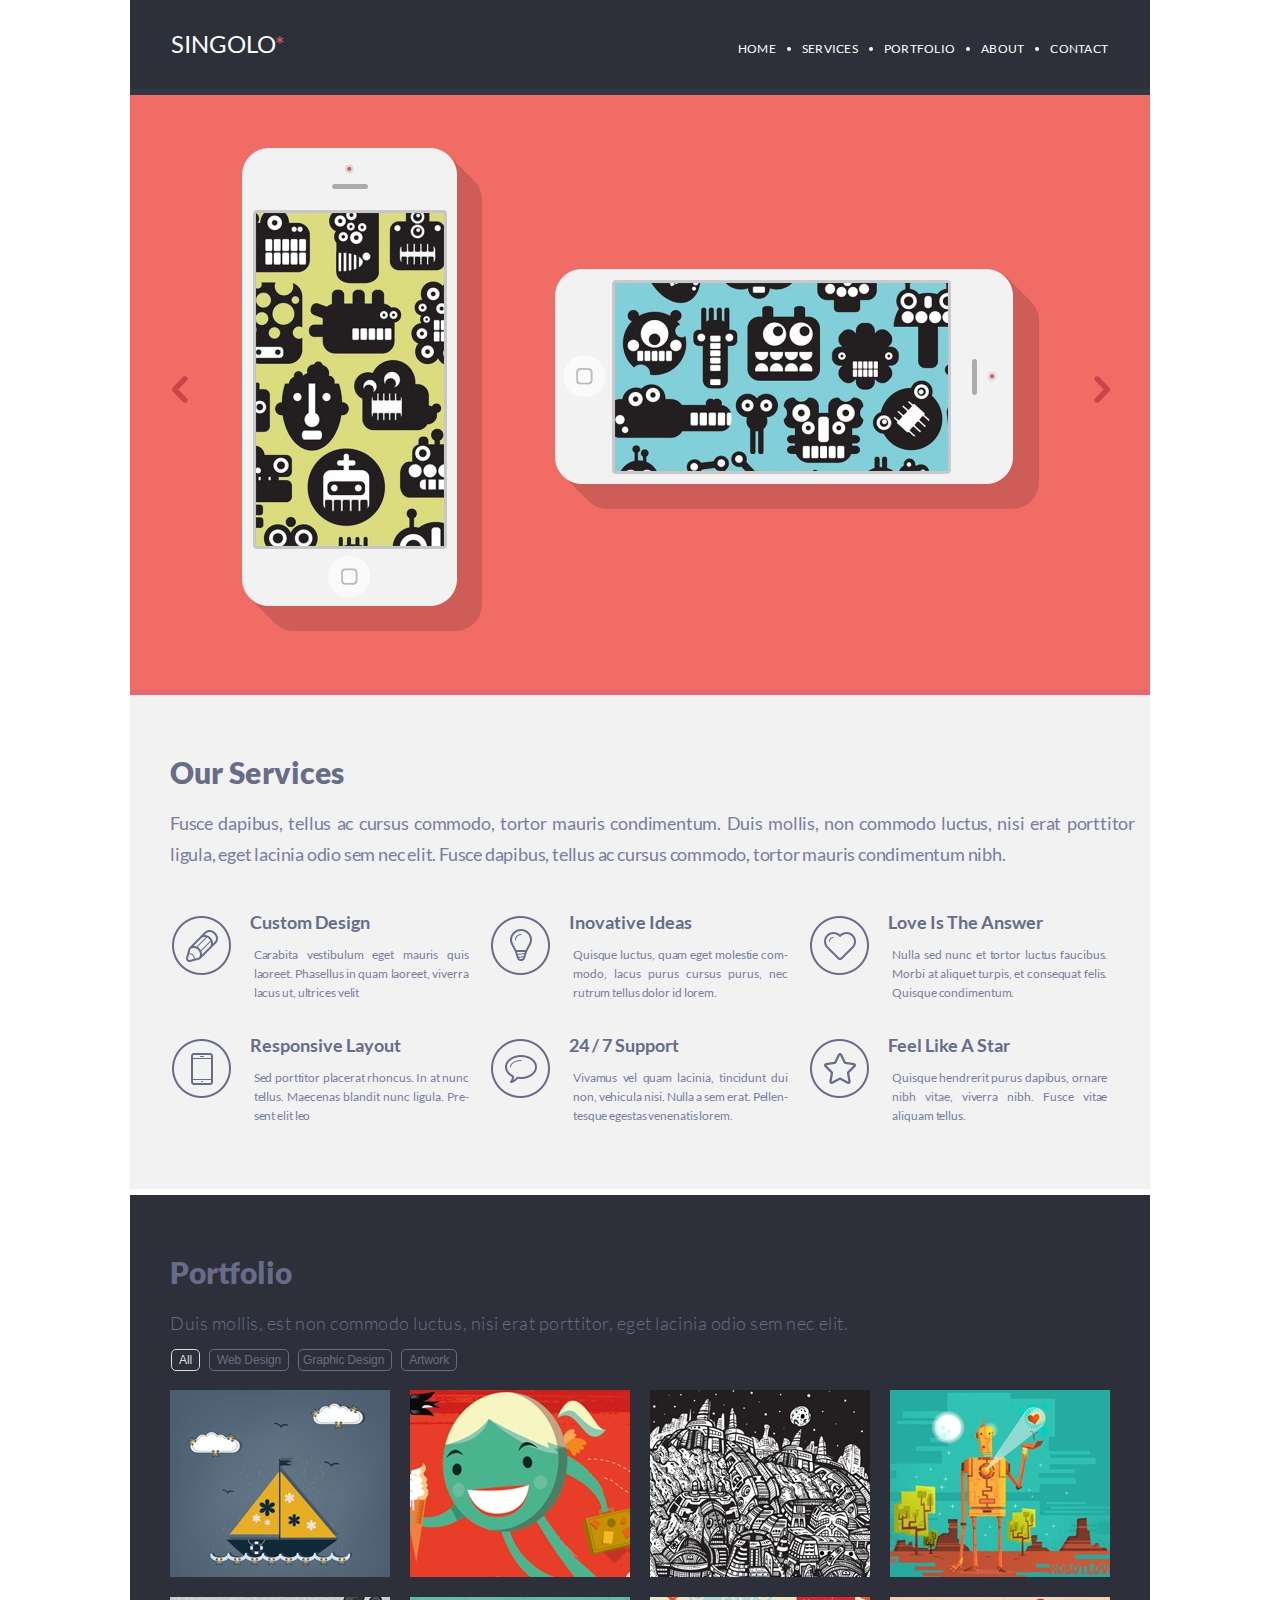
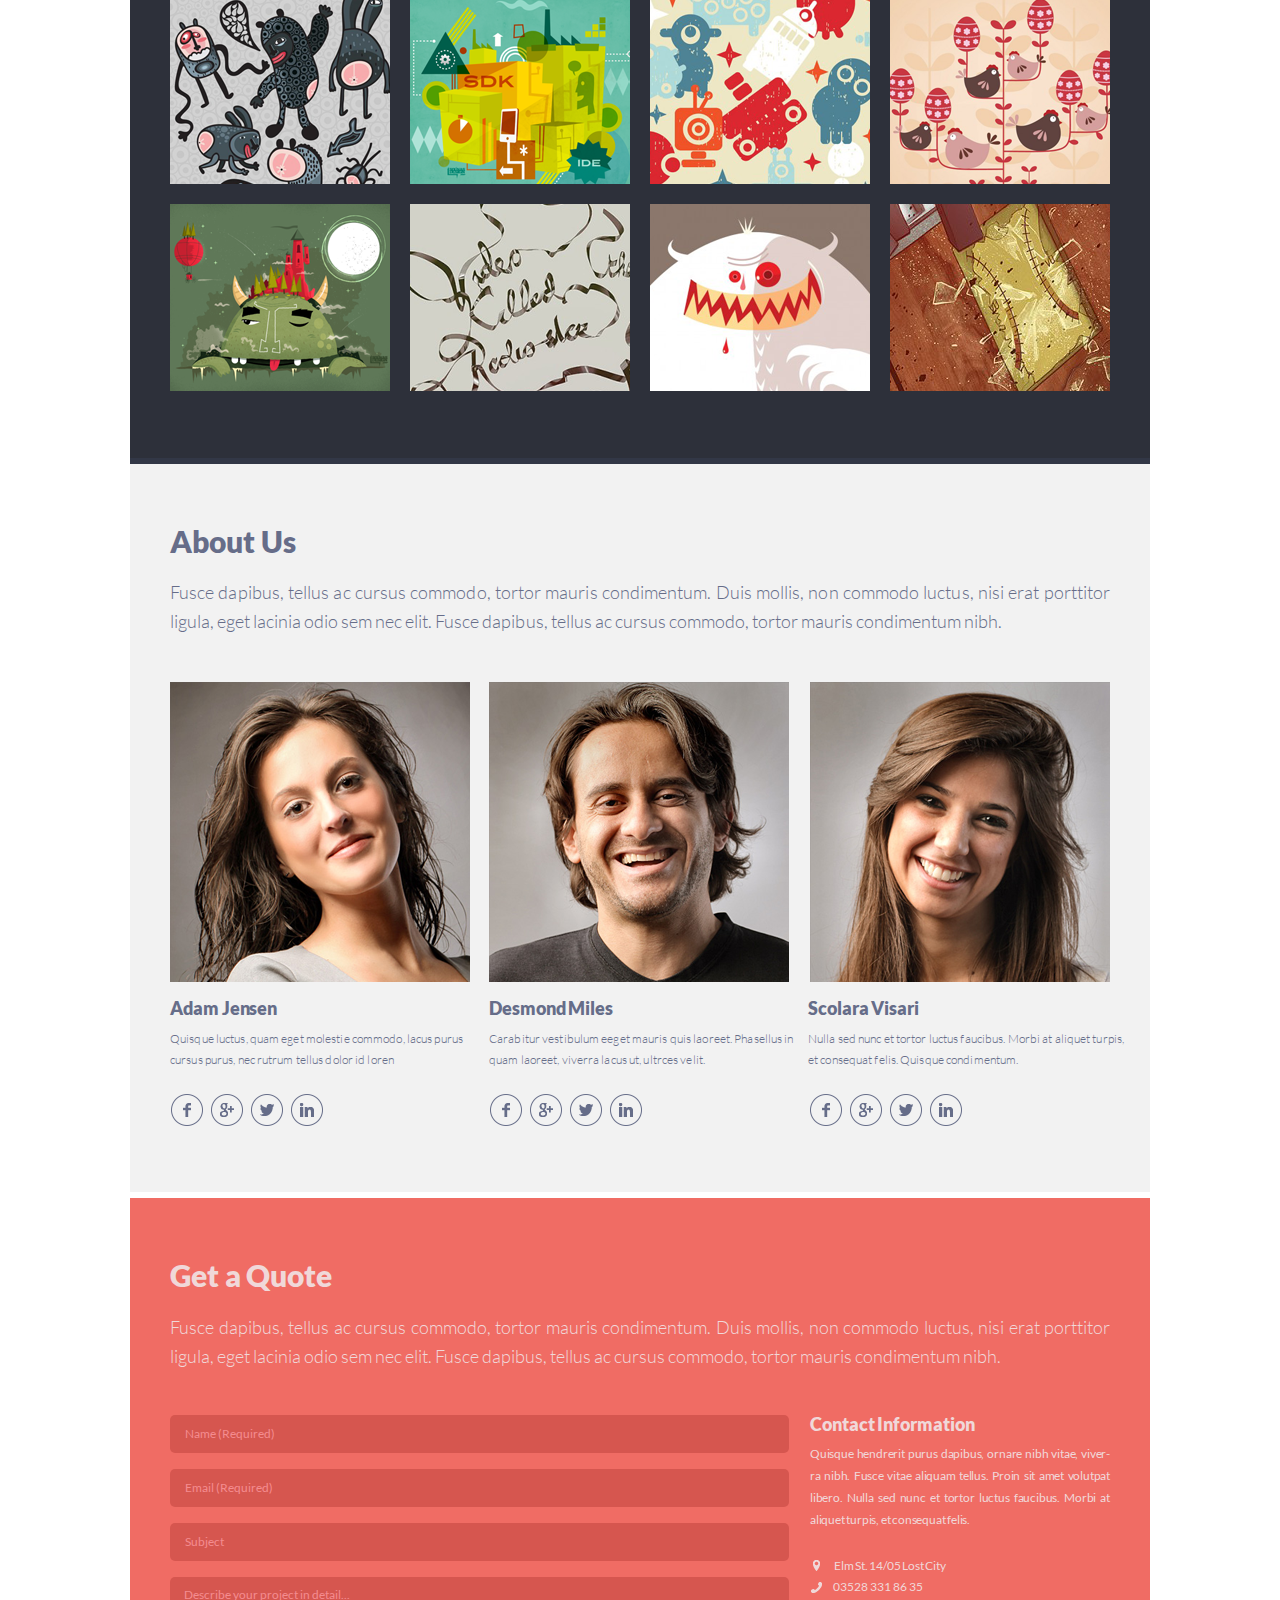
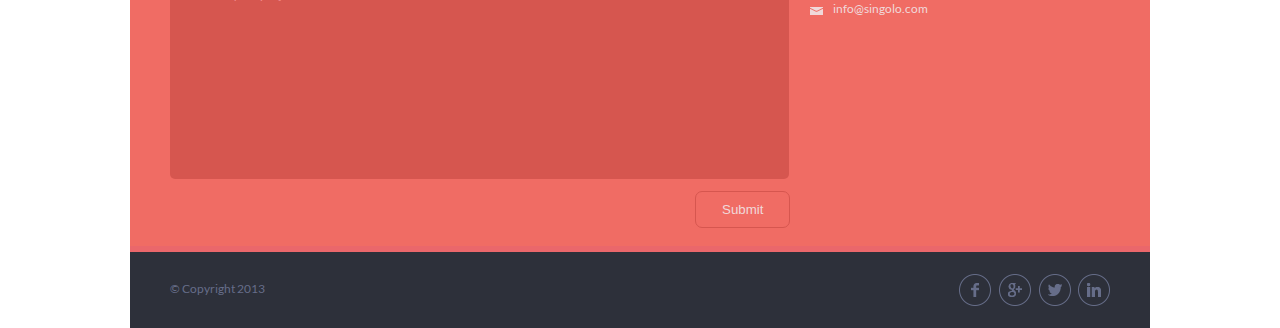
<file: index.html>
<!DOCTYPE html>
<html lang="en">
 <head>
    <meta charset="UTF-8">
    <meta name="viewport" content="width=device-width, initial-scale=1.0">
    <meta http-equiv="X-UA-Compatible" content="ie=edge">
    <title>Singolo</title>
    <link rel="stylesheet" href="Style.css">
 </head>

 <body>
    <header>
      <div class="container">
          <a href="#" class="logo"><h1>Singolo<span class="logo-star">*</span></h1></a>
          <nav class="header__navigation">
              <ul class="navigation">
                 <li><a class=navigation-link href="#">Home</a></li>
                 <li><a class=navigation-link href="#">Services</a></li>
                 <li><a class=navigation-link href="#">Portfolio</a></li>
                 <li><a class=navigation-link href="#">About</a></li>
                 <li><a class=navigation-link href="#">Contact</a></li>
              </ul>
          </nav>
      </div>
   </header>

   <main>
       <section class="slider">
           <div class="container">
               <div class="slider__arrow">
                  <img class="slider__arrow-left" src="assets/img/arrow left.png" alt="Arrow">
                  <img class="slider__arrow-right" src="assets/img/arrow right.png" alt="Arrow">
              </div> 
              <div class="slider__phone">
                  <img class="slider__phone-vertical" src="assets/img/phone vertical.png" alt="Phone">
                  <img class="slider__phone-horizontal" src="assets/img/phone horizontal.png" alt="Phone">
              </div>
            </div>
        </section>

        <section class="our-services">
            <div class="container">
               <h2 class="our-services__title">Our Services</h2>
               <p class="our-services__description">Fusce dapibus, tellus ac cursus commodo, tortor mauris condimentum. Duis mollis, non commodo luctus, nisi erat porttitor ligula, eget lacinia odio sem nec elit. Fusce dapibus, tellus ac cursus commodo, tortor mauris condimentum nibh.</p>
                <div class="layout-3-column">
                   <div class="first__column">
                       <div class="services">
                            <img class="services__icon" src="assets/img/pen.png" alt="Icon Pen">
                            <div class="services__content">
                               <h3 class="services__title">Custom Design</h3>
                               <p class="services__description">Carabita vestibulum eget mauris quis laoreet. Phasellus in quam laoreet, viverra lacus ut, ultrices velit</p>
                            </div>
                       </div>
                       <div class="services">
                           <img class="services__icon" src="assets/img/phone.png" alt="Icon Phone">
                           <div class="services__content">
                               <h3 class="services__title">Responsive Layout</h3>
                               <p class="services__description">Sed porttitor placerat rhoncus. In at nunc tellus. Maecenas blandit nunc ligula. Pre-sent elit leo</p>       
                           </div>
                       </div>
                   </div>
                   <div class="second__column">
                        <div class="services">
                           <img class="services__icon" src="assets/img/lamp.png" alt="Icon Lamp">
                           <div class="services__content">
                               <h3 class="services__title">Inovative Ideas</h3>
                               <p class="services__description">Quisque luctus, quam eget molestie com-modo, lacus purus cursus purus, nec rutrum tellus dolor id lorem.</p>
                           </div>
                        </div>
                        <div class="services">
                           <img class="services__icon" src="assets/img/chat.png" alt="Icon Chat">
                           <div class="services__content">
                               <h3 class="services__title">24 / 7 Support</h3>
                               <p class="services__description">Vivamus vel quam lacinia, tincidunt dui non, vehicula nisi. Nulla a sem erat. Pellen-tesque egestas venenatis lorem.</p>
                           </div>
                        </div>
                   </div>
                   <div class="third__column">
                        <div class="services">
                           <img class="services__icon" src="assets/img/heart.png" alt="Icon Heart">
                           <div class="services__content">
                               <h3 class="services__title">Love Is The Answer</h3>
                               <p class="services__description">Nulla sed nunc et tortor luctus faucibus. Morbi at aliquet turpis, et consequat felis. Quisque condimentum.</p>
                           </div>
                        </div>
                        <div class="services">
                           <img class="services__icon" src="assets/img/star.png" alt="Icon Star">
                           <div class="services__content">
                               <h3 class="services__title">Feel Like A Star</h3>
                               <p class="services__description">Quisque hendrerit purus dapibus, ornare nibh vitae, viverra nibh. Fusce vitae aliquam tellus.</p>          
                           </div>
                        </div>
                    </div>
               </div>
           </div>
       </section>

       <section class="portfolio">
            <div class="container">
                <div class="portfolio__content">
                    <h2>Portfolio</h2>
                    <p>Duis mollis, est non commodo luctus, nisi erat porttitor, eget lacinia odio sem nec elit.</p>
                    <div class="portfolio__tags">
                       <button class="tag selected">All</button>
                       <button class="tag">Web Design</button>
                       <button class="tag">Graphic Design</button>
                       <button class="tag">Artwork</button>
                    </div>
                    <div class="portfolio__images">
                       <img class="images" src="assets/img/image-1.png" alt="Image-1">
                       <img class="images" src="assets/img/image-2.png" alt="Image-2">
                       <img class="images" src="assets/img/image-3.png" alt="Image-3">
                       <img class="images" src="assets/img/image-4.png" alt="Image-4">
                       <img class="images" src="assets/img/image-5.png" alt="Image-5">
                       <img class="images" src="assets/img/image-6.png" alt="Image-6">
                       <img class="images" src="assets/img/image-7.png" alt="Image-7">
                       <img class="images" src="assets/img/image-8.png" alt="Image-8">
                       <img class="images" src="assets/img/image-9.png" alt="Image-9">
                       <img class="images" src="assets/img/image-10.png" alt="Image-10">
                       <img class="images" src="assets/img/image-11.png" alt="Image-11">
                       <img class="images" src="assets/img/image-12.png" alt="Image-12">
                    </div>             
                </div>
            </div>
        </section>

        <section class="about-us">
            <div class="container">
                <h2>About Us</h2>
                <p>Fusce dapibus, tellus ac cursus commodo, tortor mauris condimentum. Duis mollis, non commodo luctus, nisi erat porttitor ligula, eget lacinia odio sem nec elit. Fusce dapibus, tellus ac cursus commodo, tortor mauris condimentum nibh.</p>
                <div class="layout-3-column__about-us">
                
                    <div class="about-us__employee">
                        <img class="about-us__employee-photo" src="assets/img/photo-Adam.png" alt="Adam Jensen">
                        <h3 class="employee__name">Adam Jensen</h3>
                        <p class="employee__description">Quisque luctus, quam eget molestie commodo, lacus purus cursus purus, nec rutrum tellus dolor id loren</p>
                        <div class="social-icons">
                            <a href="#"><img class="icon" src="assets/img/icon-facebook.png" alt="Facebook Icon"></a>
                            <a href="#"><img class="icon" src="assets/img/icon-google+.png" alt="Google+ Icon"></a>
                            <a href="#"><img class="icon" src="assets/img/icon-twitter.png" alt="Twitter Icon"></a>
                            <a href="#"><img class="icon" src="assets/img/icon-in.png" alt="In Icon"></a>
                        </div>
                    </div>
                    <div class="about-us__employee">
                        <img class="about-us__employee-photo" src="assets/img/photo-Desmond.png" alt="Desmond Miles">
                        <h3 class="employee__name">Desmond Miles</h3>
                        <p class="employee__description">Carabitur vestibulum eeget mauris quis laoreet. Phasellus in quam laoreet, viverra lacus ut, ultrces velit.</p>
                        <div class="social-icons">
                            <a href="#"><img class="icon" src="assets/img/icon-facebook.png" alt="Facebook Icon"></a>
                            <a href="#"><img class="icon" src="assets/img/icon-google+.png" alt="Google+ Icon"></a>
                            <a href="#"><img class="icon" src="assets/img/icon-twitter.png" alt="Twitter Icon"></a>
                            <a href="#"><img class="icon" src="assets/img/icon-in.png" alt="In Icon"></a>
                        </div>
                    </div>
                    <div class="about-us__employee">
                        <img class="about-us__employee-photo" src="assets/img/photo-Scolara.png" alt="Scolara Visari">
                        <h3 class="employee__name">Scolara Visari</h3>
                        <p class="employee__description">Nulla sed nunc et tortor luctus faucibus. Morbi at aliquet turpis, et consequat felis. Quisque condimentum.</p>
                        <div class="social-icons">
                            <a href="#"><img class="icon" src="assets/img/icon-facebook.png" alt="Facebook Icon"></a>
                            <a href="#"><img class="icon" src="assets/img/icon-google+.png" alt="Google+ Icon"></a>
                            <a href="#"><img class="icon" src="assets/img/icon-twitter.png" alt="Twitter Icon"></a>
                            <a href="#"><img class="icon" src="assets/img/icon-in.png" alt="In Icon"></a>
                        </div>
                    </div>
                
                </div>
            </div>
        </section> 

        <section class="contact">
            <div class="container">
                <h2>Get a Quote</h2>
                <p>Fusce dapibus, tellus ac cursus commodo, tortor mauris condimentum. Duis mollis, non commodo luctus, nisi erat porttitor ligula, eget lacinia odio sem nec elit. Fusce dapibus, tellus ac cursus commodo, tortor mauris condimentum nibh.</p>
                <div class="contact-form">
                    <form method="post">
                       <input type="text" name="name" placeholder="Name (Required)" required>
                       <input type="email" name="email" placeholder="Email (Required)" required> 
                       <input type="text" name="subject" placeholder="Subject">
                       <textarea name="message" placeholder="Describe your project in detail..." cols="30" rows="13"></textarea>
                       <button type="submit" formmethod="post">Submit</button>
                    </form>
                    <div class="contact-form__information">
                       <h3>Contact Information</h3>
                       <p>Quisque hendrerit purus dapibus, ornare nibh vitae, viver-ra nibh. Fusce vitae aliquam tellus. Proin sit amet volutpat libero. Nulla sed nunc et tortor luctus faucibus. Morbi at aliquet turpis, et consequat felis. </p>
                       <p class="location">Elm St. 14/05 Lost City</p>
                       <a class="phone" href="tel:035283318635">03528 331 86 35</a>
                       <a class="email" href="mailto:info@singolo.com">info@singolo.com</a>
                    </div>
                </div>
            </div>
        </section> 
         
    </main>
  
    <footer>
        <div class="container">
           <div class="copyright">&copy; Copyright 2013</div>
           <div class="footer__social-network">
                <a href="#"><img class="social-network_icon" src="assets/img/icon-facebook.png" alt="Facebook Icon"></a>
                <a href="#"><img class="social-network_icon" src="assets/img/icon-google+.png" alt="Google+ Icon"></a>
                <a href="#"><img class="social-network_icon" src="assets/img/icon-twitter.png" alt="Twitter Icon"></a>
                <a href="#"><img class="social-network_icon" src="assets/img/icon-in.png" alt="In Icon"></a>
            </div>
        </div>
    </footer>  

</body>
</html>
</file>
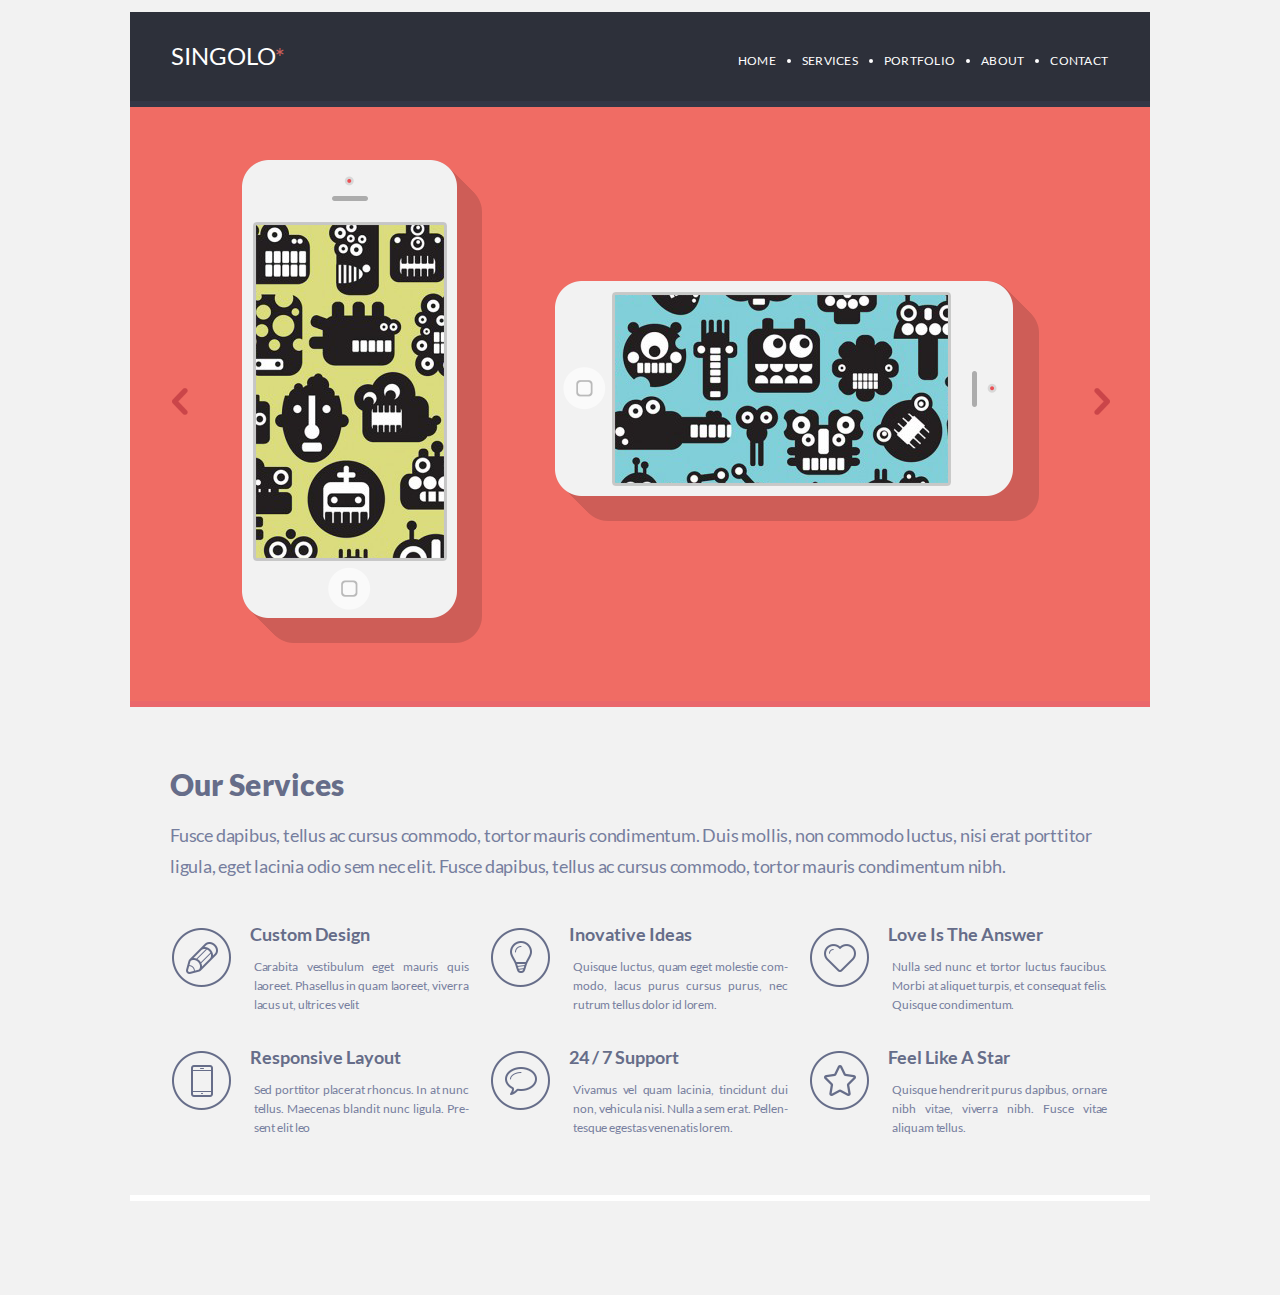
<file: Singolo1.html>
<!DOCTYPE html>
<html lang="en">
 <head>
    <meta charset="UTF-8">
    <meta name="viewport" content="width=device-width, initial-scale=1.0">
    <meta http-equiv="X-UA-Compatible" content="ie=edge">
    <title>Singolo</title>
    <link rel="stylesheet" href="Singolo1.css">
 </head>

 <body>
    <header>
      <div class="container">
       <a href="#" class="logo"><h1>Singolo<span class="logo-star">*</span></h1></a>
       <nav class="header__navigation">
             <ul class="navigation">
               <li><a class=navigation-link href="#">Home</a></li>
               <li><a class=navigation-link href="#">Services</a></li>
               <li><a class=navigation-link href="#">Portfolio</a></li>
               <li><a class=navigation-link href="#">About</a></li>
               <li><a class=navigation-link href="#">Contact</a></li>
             </ul>
       </nav>
      </div>
   </header>

   <main>
    <section class="slider">
     <div class="container">
       <div class="slider__arrow">
         <img class="slider__arrow-left" src="assets/img/arrow left.png" alt="Arrow">
         <img class="slider__arrow-right" src="assets/img/arrow right.png" alt="Arrow">
       </div> 
       <div class="slider__phone">
         <img class="slider__phone-vertical" src="assets/img/phone vertical.png" alt="Phone">
         <img class="slider__phone-horizontal" src="assets/img/phone horizontal.png" alt="Phone">
       </div>
     </div>
    </section>
   </main>

    <section class="our-services">
      <div class="container">
       <h2 class="our-services__title">Our Services</h2>
       <p class="our-services__description">Fusce dapibus, tellus ac cursus commodo, tortor mauris condimentum. Duis mollis, non commodo luctus, nisi erat porttitor ligula, eget lacinia odio sem nec elit. Fusce dapibus, tellus ac cursus commodo, tortor mauris condimentum nibh.</p>
        <div class="layout-3-column">
          <div class="first__column">
            <div class="services">
              <img class="services__icon" src="assets/img/pen.png" alt="Icon Pen">
              <div class="services__content">
                <h3 class="services__title">Custom Design</h3>
                <p class="services__description">Carabita vestibulum eget mauris quis laoreet. Phasellus in quam laoreet, viverra lacus ut, ultrices velit</p>
              </div>
            </div>
            <div class="services">
              <img class="services__icon" src="assets/img/phone.png" alt="Icon Phone">
              <div class="services__content">
                <h3 class="services__title">Responsive Layout</h3>
                <p class="services__description">Sed porttitor placerat rhoncus. In at nunc tellus. Maecenas blandit nunc ligula. Pre-sent elit leo</p>       
              </div>
            </div>
          </div>
          <div class="second__column">
            <div class="services">
              <img class="services__icon" src="assets/img/lamp.png" alt="Icon Lamp">
              <div class="services__content">
                <h3 class="services__title">Inovative Ideas</h3>
                <p class="services__description">Quisque luctus, quam eget molestie com-modo, lacus purus cursus purus, nec rutrum tellus dolor id lorem.</p>
              </div>
            </div>
            <div class="services">
              <img class="services__icon" src="assets/img/chat.png" alt="Icon Chat">
              <div class="services__content">
                <h3 class="services__title">24 / 7 Support</h3>
                <p class="services__description">Vivamus vel quam lacinia, tincidunt dui non, vehicula nisi. Nulla a sem erat. Pellen-tesque egestas venenatis lorem.</p>
              </div>
            </div>
          </div>
          <div class="third__column">
            <div class="services">
              <img class="services__icon" src="assets/img/heart.png" alt="Icon Heart">
              <div class="services__content">
                <h3 class="services__title">Love Is The Answer</h3>
                <p class="services__description">Nulla sed nunc et tortor luctus faucibus. Morbi at aliquet turpis, et consequat felis. Quisque condimentum.</p>
              </div>
            </div>
            <div class="services">
              <img class="services__icon" src="assets/img/star.png" alt="Icon Star">
              <div class="services__content">
                <h3 class="services__title">Feel Like A Star</h3>
                <p class="services__description">Quisque hendrerit purus dapibus, ornare nibh vitae, viverra nibh. Fusce vitae aliquam tellus.</p>          
              </div>
            </div>
          </div>
        </div>
      </div>
     </section>
   </body>
</html>
</file>
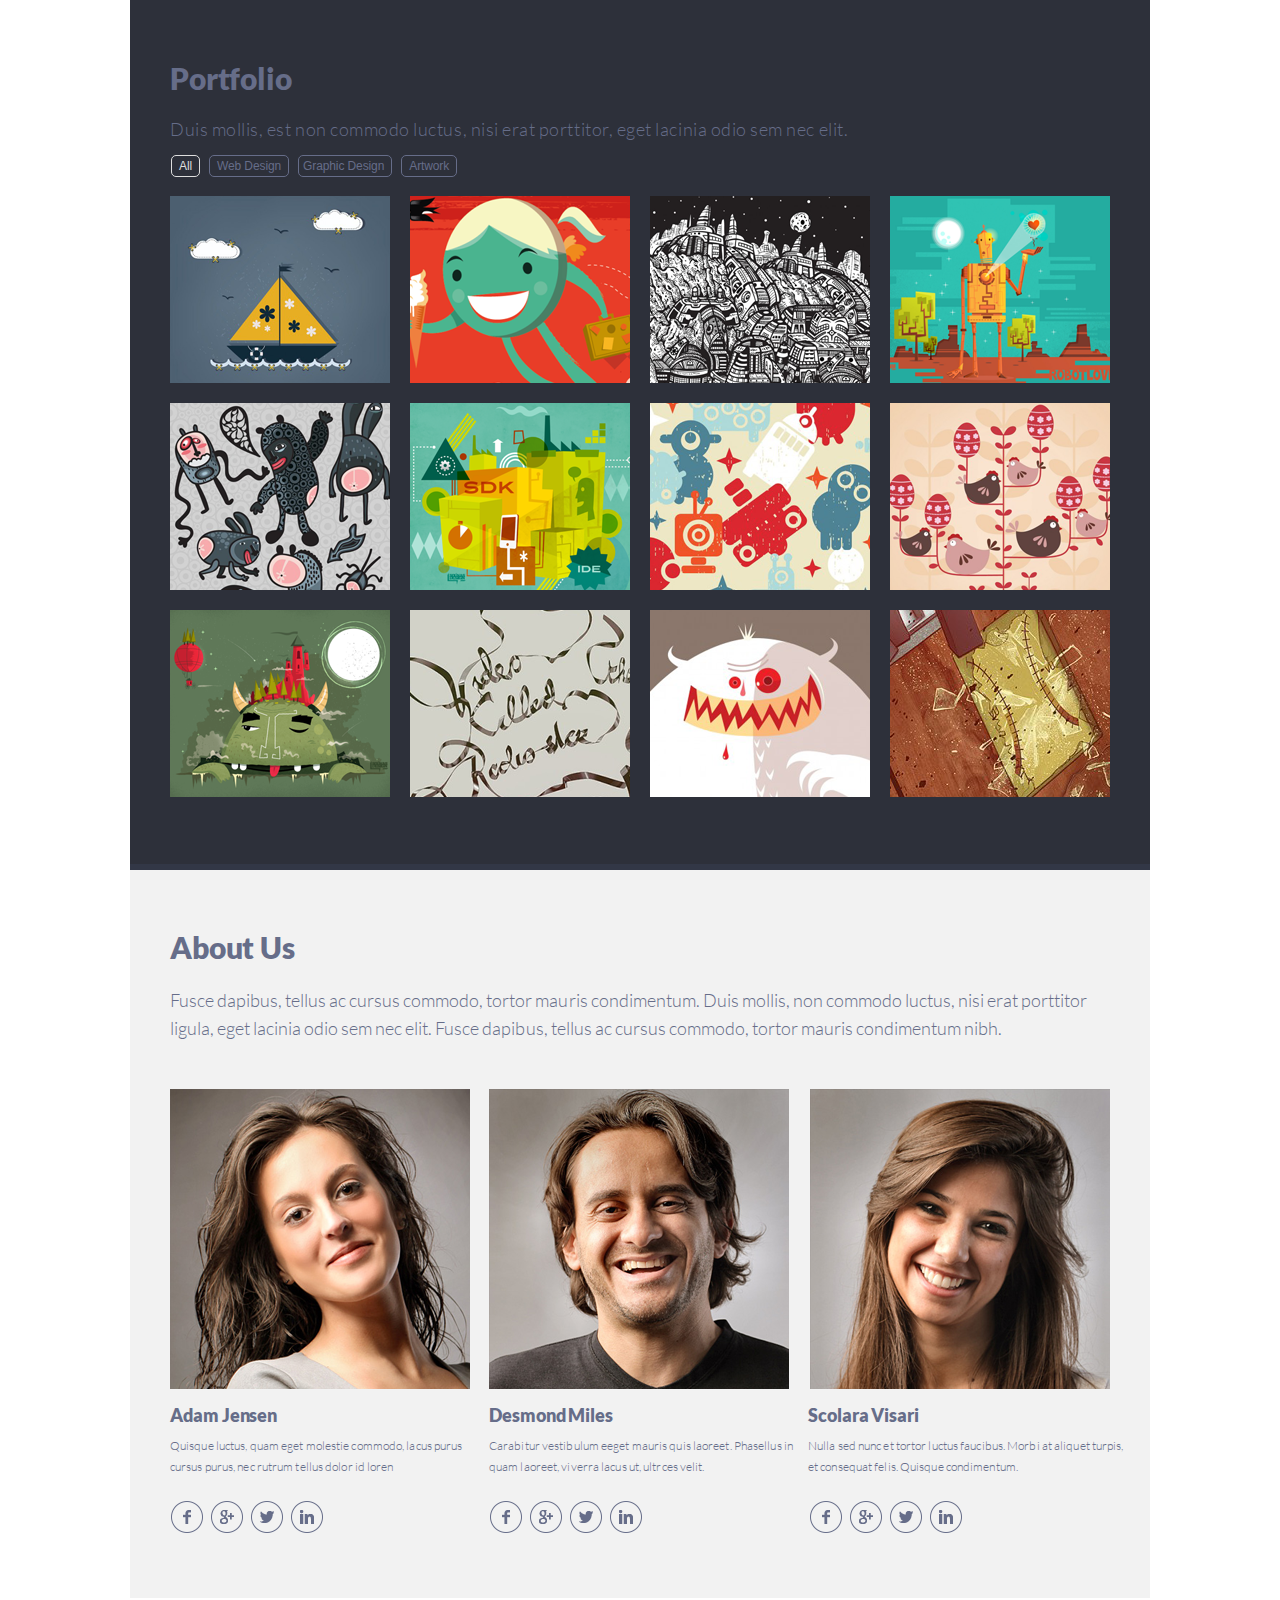
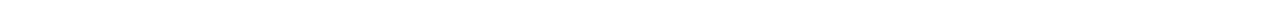
<file: Singolo2.html>
<!DOCTYPE html>
<html lang="en">
 <head>
    <meta charset="UTF-8">
    <meta name="viewport" content="width=device-width, initial-scale=1.0">
    <title>Singolo</title>
    <link rel="stylesheet" href="Singolo2.css">
 </head>

  <body>
     <section class="portfolio">
        <div class="container">
            <div class="portfolio__content">
              <h2>Portfolio</h2>
              <p>Duis mollis, est non commodo luctus, nisi erat porttitor, eget lacinia odio sem nec elit.</p>
              <div class="portfolio__tags">
                  <button class="tag selected">All</button>
                  <button class="tag">Web Design</button>
                  <button class="tag">Graphic Design</button>
                  <button class="tag">Artwork</button>
              </div>
              <div class="portfolio__images">
                    <img class="images" src="assets/img/image-1.png" alt="Image-1">
                    <img class="images" src="assets/img/image-2.png" alt="Image-2">
                    <img class="images" src="assets/img/image-3.png" alt="Image-3">
                    <img class="images" src="assets/img/image-4.png" alt="Image-4">
                    <img class="images" src="assets/img/image-5.png" alt="Image-5">
                    <img class="images" src="assets/img/image-6.png" alt="Image-6">
                    <img class="images" src="assets/img/image-7.png" alt="Image-7">
                    <img class="images" src="assets/img/image-8.png" alt="Image-8">
                    <img class="images" src="assets/img/image-9.png" alt="Image-9">
                    <img class="images" src="assets/img/image-10.png" alt="Image-10">
                    <img class="images" src="assets/img/image-11.png" alt="Image-11">
                    <img class="images" src="assets/img/image-12.png" alt="Image-12">
              </div>             
            </div>
        </div>
     </section>
     <section class="about-us">
        <div class="container">
            <h2>About Us</h2>
            <p>Fusce dapibus, tellus ac cursus commodo, tortor mauris condimentum. Duis mollis, non commodo luctus, nisi erat porttitor ligula, eget lacinia odio sem nec elit. Fusce dapibus, tellus ac cursus commodo, tortor mauris condimentum nibh.</p>
            <div class="layout-3-column">
                
                    <div class="about-us__employee">
                        <img class="about-us__employee-photo" src="assets/img/photo-Adam.png" alt="Adam Jensen">
                        <h3 class="employee__name">Adam Jensen</h3>
                        <p class="employee__description">Quisque luctus, quam eget molestie commodo, lacus purus cursus purus, nec rutrum tellus dolor id loren</p>
                        <div class="social-icons">
                            <a href="#"><img class="icon" src="assets/img/icon-facebook.png" alt="Facebook Icon"></a>
                            <a href="#"><img class="icon" src="assets/img/icon-google+.png" alt="Google+ Icon"></a>
                            <a href="#"><img class="icon" src="assets/img/icon-twitter.png" alt="Twitter Icon"></a>
                            <a href="#"><img class="icon" src="assets/img/icon-in.png" alt="In Icon"></a>
                        </div>
                    </div>
                    <div class="about-us__employee">
                        <img class="about-us__employee-photo" src="assets/img/photo-Desmond.png" alt="Desmond Miles">
                        <h3 class="employee__name">Desmond Miles</h3>
                        <p class="employee__description">Carabitur vestibulum eeget mauris quis laoreet. Phasellus in quam laoreet, viverra lacus ut, ultrces velit.</p>
                        <div class="social-icons">
                            <a href="#"><img class="icon" src="assets/img/icon-facebook.png" alt="Facebook Icon"></a>
                            <a href="#"><img class="icon" src="assets/img/icon-google+.png" alt="Google+ Icon"></a>
                            <a href="#"><img class="icon" src="assets/img/icon-twitter.png" alt="Twitter Icon"></a>
                            <a href="#"><img class="icon" src="assets/img/icon-in.png" alt="In Icon"></a>
                        </div>
                    </div>
                    <div class="about-us__employee">
                        <img class="about-us__employee-photo" src="assets/img/photo-Scolara.png" alt="Scolara Visari">
                        <h3 class="employee__name">Scolara Visari</h3>
                        <p class="employee__description">Nulla sed nunc et tortor luctus faucibus. Morbi at aliquet turpis, et consequat felis. Quisque condimentum.</p>
                        <div class="social-icons">
                            <a href="#"><img class="icon" src="assets/img/icon-facebook.png" alt="Facebook Icon"></a>
                            <a href="#"><img class="icon" src="assets/img/icon-google+.png" alt="Google+ Icon"></a>
                            <a href="#"><img class="icon" src="assets/img/icon-twitter.png" alt="Twitter Icon"></a>
                            <a href="#"><img class="icon" src="assets/img/icon-in.png" alt="In Icon"></a>
                        </div>
                    </div>
                
            </div>
        </div>
     </section>   
  </body>
</html>
</file>
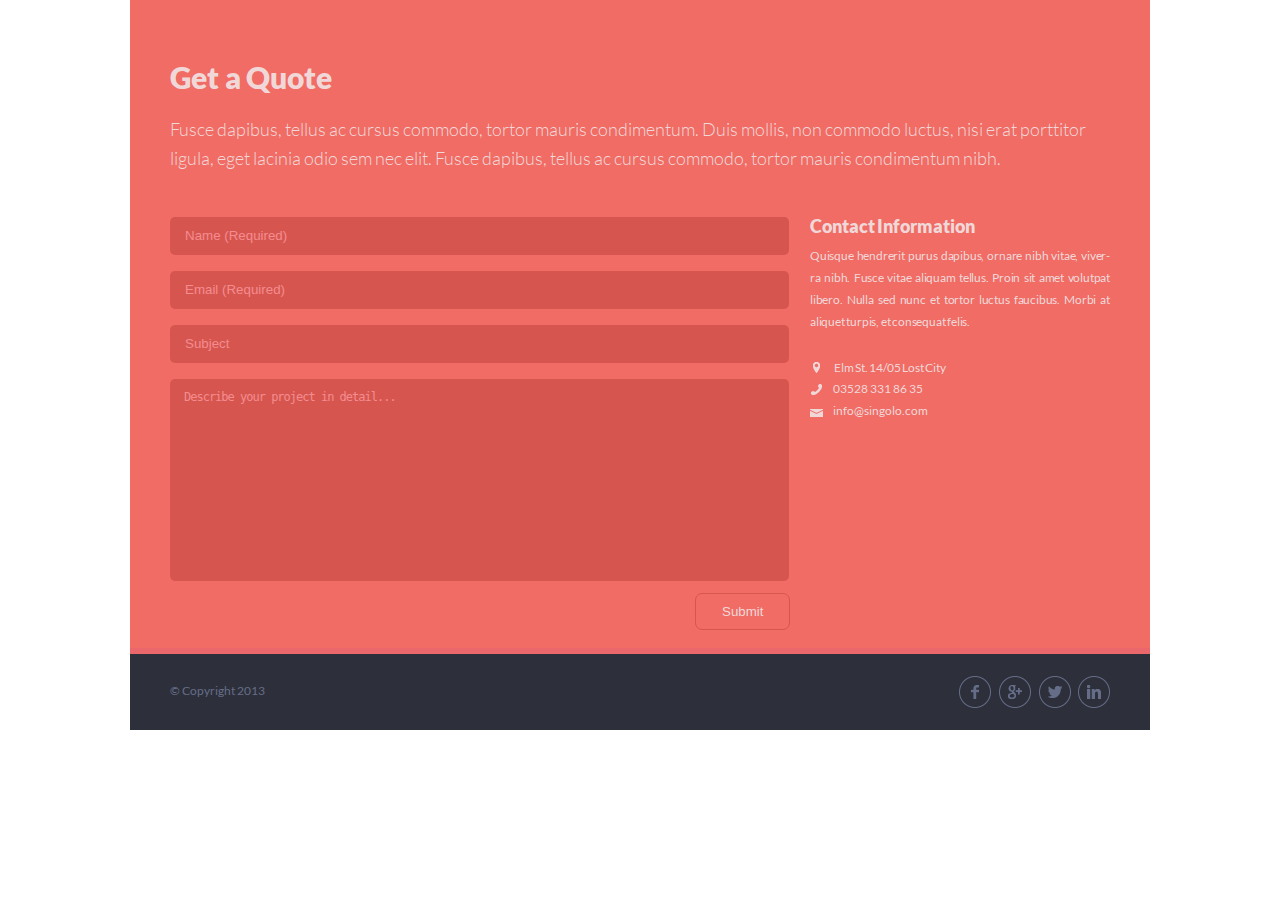
<file: Singolo3.html>
<!DOCTYPE html>
<html lang="en">
<head>
    <meta charset="UTF-8">
    <meta name="viewport" content="width=device-width, initial-scale=1.0">
    <title>Singolo</title>
    <link rel="stylesheet" href="Singolo3.css">
</head>
<body>
    <section class="contact">
        <div class="container">
            <h2>Get a Quote</h2>
            <p>Fusce dapibus, tellus ac cursus commodo, tortor mauris condimentum. Duis mollis, non commodo luctus, nisi erat porttitor ligula, eget lacinia odio sem nec elit. Fusce dapibus, tellus ac cursus commodo, tortor mauris condimentum nibh.</p>
            <div class="contact-form">
               <form method="post">
                   <input type="text" name="name" placeholder="Name (Required)" required>
                   <input type="email" name="email" placeholder="Email (Required)" required> 
                   <input type="text" name="subject" placeholder="Subject">
                   <textarea name="message" placeholder="Describe your project in detail..." cols="30" rows="13"></textarea>
                   <button type="submit" formmethod="post">Submit</button>
               </form>
               <div class="contact-form__information">
                   <h3>Contact Information</h3>
                   <p>Quisque hendrerit purus dapibus, ornare nibh vitae, viver-ra nibh. Fusce vitae aliquam tellus. Proin sit amet volutpat libero. Nulla sed nunc et tortor luctus faucibus. Morbi at aliquet turpis, et consequat felis. </p>
                   <p class="location">Elm St. 14/05 Lost City</p>
                   <a class="phone" href="tel:035283318635">03528 331 86 35</a>
                   <a class="email" href="mailto:info@singolo.com">info@singolo.com</a>
               </div>
            </div>
        </div>
    </section>
    <footer>
        <div class="container">
          <div class="copyright">&copy; Copyright 2013</div>
          <div class="footer__social-network">
               <a href="#"><img class="social-network_icon" src="assets/img/icon-facebook.png" alt="Facebook Icon"></a>
               <a href="#"><img class="social-network_icon" src="assets/img/icon-google+.png" alt="Google+ Icon"></a>
               <a href="#"><img class="social-network_icon" src="assets/img/icon-twitter.png" alt="Twitter Icon"></a>
               <a href="#"><img class="social-network_icon" src="assets/img/icon-in.png" alt="In Icon"></a>
          </div>
        </div>
    </footer>  
</body>
</html>
</file>
<file: Style.css>
@import "./fonts.css";

html {
    width: 1020px;
    margin: 0 auto; 
}

body {  
    margin: 0;
    padding: 0;  
    font-family: "Lato", "Arial", sans-serif;
    font-weight: normal;
}

header {
    height: 89px;
    border-bottom: 6px solid #323746;
    background-color: #2d303a;
}

a {
    text-decoration: none;   
}

h1 {
    font-size: 24px;
    font-weight: 400;
    color: #ffffff;
    text-transform: uppercase;
    text-align: top;
    padding-left: 41px;
    padding-top: 13px;
}

h2,
h3 {
    margin-block-start: 0;
    margin-block-end: 0;
    font-weight: 900;
}


/*Singolo1*/


.logo {
    position: absolute;
}

.logo-star {
    color: #c9605c;    
}

ul {
    font-weight: 400;
    text-transform: uppercase;
    font-size: 12px;
    padding-right: 16px;
}

.navigation {
    margin-block-start: 0;
    margin-block-end: 0;
    display: flex;
    flex-direction: row; 
    justify-content: flex-end; 
}

li {   
    margin-right: 26px;  
    padding-top: 41px;
    margin-left: 0px;
    letter-spacing: 0.25px;
    color: #ffffff;
}

li:first-child {
    list-style-type: none;
}

.navigation-link {
    text-decoration: none; 
    color: #ffffff; 
}

a:hover {
    color: #f06c64;
}

.slider {
    height: 594px;
    border-bottom: 6px solid #ea676b;
    background-color:#f06c64;
}
   
.slider__arrow {
    position: relative;
    height: 594px;
}

.slider__arrow-left{
    position: absolute;
    top: 281px;
    left: 42px;
    width: 16px;
    height: 27px;
}

.slider__arrow-right {
    position: absolute;
    top: 281px;
    right: 40px;
    width: 16px;
    height: 27px;
}

.slider__arrow-left:hover,
.slider__arrow-right:hover {
    cursor: pointer;
}

.slider__phone {
    position: relative;
    height: 594px;
}

.slider__phone-vertical {
    position: absolute;
    top: -541px;
    left: 112px;
}

.slider__phone-horizontal {
    position: absolute;
    top: -420px;
    left: 425px;
}

.our-services {
    height: 494px;
    border-bottom: 6px solid #ffffff;
    background-color: #f2f2f2;
}

.our-services__title {
    font-family: "Lato", sans-serif;
    font-weight: 900;
    margin: 0;
    padding-top: 59px;
    padding-left: 40px;
    font-size: 30px;
    letter-spacing: 0.1px;
    color: #666d89;    
}

.our-services__description {
    margin-bottom: 42px;
    padding-left: 40px;
    padding-right: 15px;
    text-align: justify;
    font-size: 18px;
    letter-spacing: -0.2px;
    line-height: 30.5px;
    color: #767e9e;
}

.layout-3-column {
    display: flex;
    flex-wrap: wrap;
    justify-content: space-around;
    padding: 0 26px 0 36px;
}

.services {
    display: flex;
    flex-wrap: wrap;
    justify-content: space-around;
    margin-bottom: 26px;
}

.services__icon {
    width: 59px;
    height: 59px;
    padding-top: 5px;
}

.services__content {
    width: 220px;
    margin-right: 10px;
    margin-left: 19px;
}

.services__title {
    font-weight: 700;
    margin: 0;
    font-size: 18px;
    color: #666d89;
}
  
.services__description {
    font-family: "Lato", sans-serif;
    font-weight: 400;
    color: #767e9e;
    text-align: justify;
    font-size: 12px;
    margin-right: 1px;
    margin-left: 4px;
    height: 51px;
    letter-spacing: -0.1px;
    line-height: 19px;   
}

/*Singolo2*/


.portfolio, .about-us, .contact, footer .container {
    width: 1020px;
    padding: 0 40px;
    margin: 0 auto;
    box-sizing: border-box;
}

.portfolio__content h2 {
    color: #666d89;
    
    font-size: 30px;
    padding-top: 59px;
    margin-bottom: 21px;
    letter-spacing: -0.135px;
}

.portfolio p,
.about-us p {
    margin-block-start: 18px;
    margin-block-end: 0;
    font-weight: 300;
    font-size: 18px;
    color: #666d89;
    letter-spacing: 0.53px;
    padding-top: 1px;
}

.portfolio {
    height: 869px;
    background-color: #2d303a;
    border-bottom: 6px solid #323746;
}

.portfolio__tags {
    margin: 10px 0 19px;
    padding-left: 1px;
    padding-top: 4px;
}

.portfolio__tags .tag {
    padding: 4px 7px 4px;
    font-size: 12px;
    line-height: 12px;
    letter-spacing: -0.11px;
    background-color: #2d303a;
    color: #666d89;
    border: 1px solid #666d89;
    border-radius: 5px;
}

.portfolio__tags .tag:nth-child(3) {
    padding-left: 4px;
}

.portfolio__tags .tag:not(:first-child) {
    margin-left: 6px;
}

.portfolio__tags .tag:hover {
    border-color: #dedede;
    cursor: pointer;
    color: #dedede;
}

.portfolio__tags .tag.selected {
    color: #dedede;
    border-color: #dedede;
    cursor: default;
}

.portfolio__images {
    display: flex;
    flex-wrap: wrap;
    justify-content: space-between;
    height: 603px;
    overflow: hidden;
}

.images {
    padding-bottom: 20px;
}

.about-us {
    height: 734px;
    background-color: #f2f2f2;
    border-bottom: 6px solid #ffffff;
}

.about-us h2 {
   font-size: 30px;
   padding-top: 59px;
   color: #666d89;
}

.about-us p {
    text-align: justify;
    line-height: 29px;
    letter-spacing: 0.01px;
}

.layout-3-column__about-us {
    display: flex;
    justify-content: space-between;
    padding-top: 33px;
}

.employee__name {
    font-size: 18px;
    padding: 7px;
    margin: 2px;
    margin-left: -7px;
    letter-spacing: -0.07px;
    color: #666d89;
}

.about-us .about-us__employee p {
    font-size: 12px;
    line-height: 20.5px;
    letter-spacing: 0.009em;
    margin-top: 2px;
    text-align: left;
}

.about-us__employee {
    padding-top: 10px;
}

.about-us__employee-photo {
    padding: 3px;
    padding-right: 19px;
    padding-left: 0px;   
}

.social-icons {
    margin-top: 24px;
    padding-left: 1px;
}
  
.social-icons .icon {
    width: 32px;
    height: 32px;
    padding-right: 5px;
}

.about-us__employee:nth-child(n+2) .social-icons {
    padding-left: 1px;
}

.about-us .about-us__employee:last-child .about-us__employee-photo {
    padding-left: 2px;
}

.about-us .about-us__employee:last-child .social-icons {
    padding-left: 2px;
}


/*Singolo3*/


.contact {
    background-color: #f06c64;
    height: 654px;
    border-bottom: 6px solid #ea676b;
}

.contact h2 {
    color: #f0d8d9;
    font-size: 30px;
    padding-top: 59px;
    margin-bottom: 20px;
    letter-spacing: -0.12px;
}

.contact-form__information h3 {
    color: #f0d8d9;
    font-size: 18px;
    margin-top: -2px;
    letter-spacing: -0.08px;
}

.contact p {
    font-size: 18px;
    color: #f0d8d9;
    font-weight: 300;
    line-height: 29px;
    text-align: justify;  
}

form {
    flex-basis: 619px;
    display: block;
}

.contact-form {
    margin-top: 44px;
    display: flex;
    justify-content: space-between;  
}

form button {
    margin-left: 525px;
    margin-top: 9px;
    padding: 10px 26px 10px;
    background-color: transparent;
    color: #f0d8d9;
    border: 1px solid #d6564f;
    border-radius: 7px;
}

form button:hover {
    background-color: #f0d8d9;
    color: #666d89;
    border: 1px solid #666d89;
    cursor: pointer;
}

input, 
textarea {
    width: 589px;
    line-height: 14px;
    padding: 12px 15px;
    font: 400 12px/14px "Lato", sans-serif;
    border: none;
    border-radius: 5px;
    background-color: #d6564f;
}

input {
    margin-bottom: 16px; 
}

textarea {
    padding: 11px 16px 9px 14px; 
    max-height: 202px;
    resize: none;
}

::placeholder {
    color: #f48c8f;
}

.contact-form__information {
    width: 303px;
    padding-left: 3px;
    box-sizing: border-box;
}

.contact .contact-form__information p {
    margin-top: 8px;
    font-size: 12px;
    text-align: justify;
    color: #f0d8d9;
    font-weight: 400;
    line-height: 21.95px;
    letter-spacing: -0.20px;
}

.location {
    padding-top: 12px;
    padding-left: 24px;
    padding-bottom: 12px;
    background: transparent url("assets/img/icon-location.png") no-repeat 3px center;
}

.contact-form__information a {
    display: block;
    width: 100px;
    color: #f0d8d9;
    font-size: 12px;
    line-height: 22px;
    text-decoration: none;
}

.contact-form__information .phone {
    margin-top: -24.6px;
    padding-left: 22.5px; 
}

.contact-form__information .email {
    padding-left: 23px;
}

.phone {
    background: transparent url("assets/img/icon-phone.png") no-repeat 1px center;   
}

.email {
    background: transparent url("assets/img/icon-mail.png") no-repeat 0px center;
    background-position-y: 9px;
}

footer {
    background-color: #2d303a;
    height: 76px;
}

footer .container {
    display: flex;
    justify-content: space-between;
    align-items: center;
    padding-top: 22px;
}

.copyright {
    font-size: 12px;
    color: #666d89;
    letter-spacing: -0.02px;
    padding-bottom: 5.2px;
}

.footer__social-network {
    margin-right: -5px;
}

.social-network_icon {
    width: 32px;
    height: 32px;
    padding-right: 4.7px;   
}
</file>
<file: Singolo1.css>
@import "./fonts.css";

html {
    width: 1020px;
    margin: 0 auto;
}

body {
    padding: 0;
    margin: 0;
    width: 100%;
    min-width: 1020px;
    font-size: 18px;
    font-family: "Lato", sans-serif;
    color: #767e9e;
    background-color: #f2f2f2;
}

header {
    height: 89px;
    border-bottom: 6px solid #323746;
    background-color: #2d303a;
}

a {
    text-decoration: none;   
}

h1 {
    font-size: 24px;
    font-weight: 400;
    color: #ffffff;
    text-transform: uppercase;
    text-align: top;
    padding-left: 41px;
    padding-top: 13px;
}

.logo {
    position: absolute;
}

.logo-star {
    color: #c9605c;    
}

ul {
    font-weight: 400;
    text-transform: uppercase;
    font-size: 12px;
    padding-right: 16px;
}

.navigation {
    display: flex;
    flex-direction: row; 
    justify-content: flex-end; 
}

li {   
    margin-right: 26px;  
    padding-top: 41px;
    margin-left: 0px;
    letter-spacing: 0.25px;
    color: #ffffff;
}

li:first-child {
    list-style-type: none;
}

.navigation-link {
    text-decoration: none; 
    color: #ffffff; 
}

a:hover {
    color: #f06c64;
}

.slider {
    height: 594px;
    border-bottom: 6px solid #ea676b;
    background-color:#f06c64;
}
   
.slider__arrow {
    position: relative;
    height: 594px;
}

.slider__arrow-left{
    position: absolute;
    top: 281px;
    left: 42px;
    width: 16px;
    height: 27px;
}

.slider__arrow-right {
    position: absolute;
    top: 281px;
    right: 40px;
    width: 16px;
    height: 27px;
}

.slider__arrow-left:hover,
.slider__arrow-right:hover {
    cursor: pointer;
}

.slider__phone {
    position: relative;
    height: 594px;
}

.slider__phone-vertical {
    position: absolute;
    top: -541px;
    left: 112px;
}

.slider__phone-horizontal {
    position: absolute;
    top: -420px;
    left: 425px;
}

.our-services {
    box-sizing: border-box;
    height: 494px;
    border-bottom: 6px solid #ffffff;
    background-color: #f2f2f2;
}

.our-services__title {
    font-family: "Lato", sans-serif;
    font-weight: 900;
    margin: 0;
    padding-top: 59px;
    padding-left: 40px;
    font-size: 30px;
    letter-spacing: 0.1px;
    color: #666d89;    
}

.our-services__description {
    margin-bottom: 42px;
    padding-left: 40px;
    padding-right: 15px;
    font-size: 18px;
    letter-spacing: -0.2px;
    line-height: 30.5px;
    color: #767e9e;
}

.layout-3-column {
    display: flex;
    flex-wrap: wrap;
    justify-content: space-around;
    padding: 0 26px 0 36px;
}

.services {
    display: flex;
    flex-wrap: wrap;
    justify-content: space-around;
    margin-bottom: 26px;
}

.services__icon {
    width: 59px;
    height: 59px;
    padding-top: 5px;
}

.services__content {
    width: 220px;
    margin-right: 10px;
    margin-left: 19px;
}

.services__title {
    font-weight: 700;
    margin: 0;
    font-size: 18px;
    color: #666d89;
}
  
.services__description {
    font-family: "Lato", sans-serif;
    font-weight: 400;
    color: #767e9e;
    text-align: justify;
    font-size: 12px;
    margin-right: 1px;
    margin-left: 4px;
    height: 51px;
    letter-spacing: -0.1px;
    line-height: 19px;   
}
</file>
<file: Singolo2.css>
@import "./fonts.css";

html {
    width: 1020px;
    margin: 0 auto;
}

body{
    margin: 0;
    padding: 0;  
    font-family: "Lato", "Arial", sans-serif;
    font-weight: normal;
}

h2,
h3 {
    margin-block-start: 0;
    margin-block-end: 0;
    font-weight: 900;
    color: #666d89;
}

h2 {
    font-size: 30px;
    padding-top: 60px;
    margin-bottom: 21px;
    letter-spacing: -0.135px;
}
  
h3 {
    font-size: 18px;
    padding: 7px;
    margin: 2px;
    margin-left: -7px;
    letter-spacing: -0.07px;
}

.container {
    width: 1020px;
    padding: 0 40px;
    margin: 0 auto;
    box-sizing: border-box;
}

.portfolio p,
.about-us p {
    margin-block-start: 18px;
    margin-block-end: 0;
    font-weight: 300;
    font-size: 18px;
    color: #666d89;
    letter-spacing: 0.53px;
    padding-top: 1px;
}

.portfolio {
    height: 864px;
    background-color: #2d303a;
    border-bottom: 6px solid #323746;
}

.portfolio__tags {
    margin: 10px 0 19px;
    padding-left: 1px;
    padding-top: 4px;
}

.portfolio__tags .tag {
    padding: 4px 7px 4px;
    font-size: 12px;
    line-height: 12px;
    letter-spacing: -0.11px;
    background-color: #2d303a;
    color: #666d89;
    border: 1px solid #666d89;
    border-radius: 5px;
}

.portfolio__tags .tag:nth-child(3) {
    padding-left: 4px;
}

.portfolio__tags .tag:not(:first-child) {
    margin-left: 6px;
}

.portfolio__tags .tag:hover {
    border-color: #dedede;
    cursor: pointer;
    color: #dedede;
}

.portfolio__tags .tag.selected {
    color: #dedede;
    border-color: #dedede;
    cursor: default;
}

.portfolio__images {
    display: flex;
    flex-wrap: wrap;
    justify-content: space-between;
    height: 603px;
    overflow: hidden;
}

.images {
    padding-bottom: 20px;
}

.about-us {
    height: 728px;
    background-color: #f2f2f2;
    border-bottom: 6px solid #ffffff;
}

.about-us h2 {
   padding-top: 59px;
}

.about-us p {
    line-height: 27.5px;
    letter-spacing: 0.01px;
}

.layout-3-column {
    display: flex;
    justify-content: space-between;
    padding-top: 34px;
}

.about-us .about-us__employee p {
    font-size: 12px;
    line-height: 20.5px;
    letter-spacing: 0.1px;
    margin-top: 2px;
}

.about-us__employee {
    padding-top: 10px;
}

.about-us__employee-photo {
    padding: 3px;
    padding-right: 19px;
    padding-left: 0px;   
}

.social-icons {
    margin-top: 24px;
    padding-left: 1px;
}
  
.social-icons .icon {
    width: 32px;
    height: 32px;
    padding-right: 5px;
}

.about-us__employee:nth-child(n+2) .social-icons {
    padding-left: 1px;
}

.about-us .about-us__employee:last-child .about-us__employee-photo {
    padding-left: 2px;
}

.about-us .about-us__employee:last-child .social-icons {
    padding-left: 2px;
}
</file>
<file: Singolo3.css>
@import "./fonts.css";

html {
    width: 1020px;
    margin: 0 auto;
}

body {
    margin: 0;
    padding: 0;  
    font-family: "Lato", "Arial", sans-serif;
    font-weight: normal;
    background-color:white;
}

.contact {
    background-color: #f06c64;
    height: 648px;
    border-bottom: 6px solid #ea676b;
}

.contact p {
    font-size: 18px;
    color: #f0d8d9;
    font-weight: 300;
    line-height: 29px;  
}

.container {
    width: 1020px;
    padding: 0 40px;
    margin: 0 auto;
    box-sizing: border-box;
}

h2,
h3 {
    margin-block-start: 0;
    margin-block-end: 0;
    font-weight: 900;
    color: #f0d8d9;
}

h2 {
    font-size: 30px;
    padding-top: 59px;
    margin-bottom: 20px;
    letter-spacing: -0.12px;
}
  
h3 {
    font-size: 18px;
    margin-top: -2px;
    letter-spacing: -0.08px;
}

form {
    flex-basis: 619px;
    display: block;
}

.contact-form {
    margin-top: 44px;
    display: flex;
    justify-content: space-between;  
}

form button {
    margin-left: 525px;
    margin-top: 9px;
    padding: 10px 26px 10px;
    background-color: transparent;
    color: #f0d8d9;
    border: 1px solid #d6564f;
    border-radius: 7px;
}

form button:hover {
    background-color: #f0d8d9;
    color: #666d89;
    border: 1px solid #666d89;
    cursor: pointer;
}

input, 
textarea {
    line-height: 14px;
    padding: 12px 15px;
}

input {
    width: 589px;  
    background-color: #d6564f;
    border: none;
    border-radius: 5px;
    margin-bottom: 16px; 
}

textarea {
    padding: 11px 16px 9px 14px;
    font-size: 12px;
    font-weight: 300;
    letter-spacing: -1px;
    width: 589px;
    max-height: 202px;
    background-color: #d6564f;
    border: none;
    border-radius: 5px;
    resize: none;
}

::placeholder {
    color: #f48c8f;
}

.contact-form__information {
    width: 303px;
    padding-left: 3px;
    box-sizing: border-box;
}

.contact .contact-form__information p {
    margin-top: 8px;
    font-size: 12px;
    text-align: justify;
    color: #f0d8d9;
    font-weight: 400;
    line-height: 21.95px;
    letter-spacing: -0.20px;
}

.location {
    padding-top: 12px;
    padding-left: 24px;
    padding-bottom: 12px;
    background: transparent url("assets/img/icon-location.png") no-repeat 3px center;
}

.contact-form__information a {
    display: block;
    width: 100px;
    color: #f0d8d9;
    font-size: 12px;
    line-height: 22px;
    text-decoration: none;
}

.contact-form__information .phone {
    margin-top: -24.6px;
    padding-left: 22.5px; 
}

.contact-form__information .email {
    padding-left: 23px;
}

.phone {
    background: transparent url("assets/img/icon-phone.png") no-repeat 1px center;   
}

.email {
    background: transparent url("assets/img/icon-mail.png") no-repeat 0px center;
    background-position-y: 9px;
}

footer {
    background-color: #2d303a;
    height: 76px;
}

footer .container {
    display: flex;
    justify-content: space-between;
    align-items: center;
    padding-top: 22px;
}

.copyright {
    font-size: 12px;
    color: #666d89;
    letter-spacing: -0.02px;
    padding-bottom: 5.2px;
}

.footer__social-network {
    margin-right: -5px;
}

.social-network_icon {
    width: 32px;
    height: 32px;
    padding-right: 4.7px;   
}
</file>
